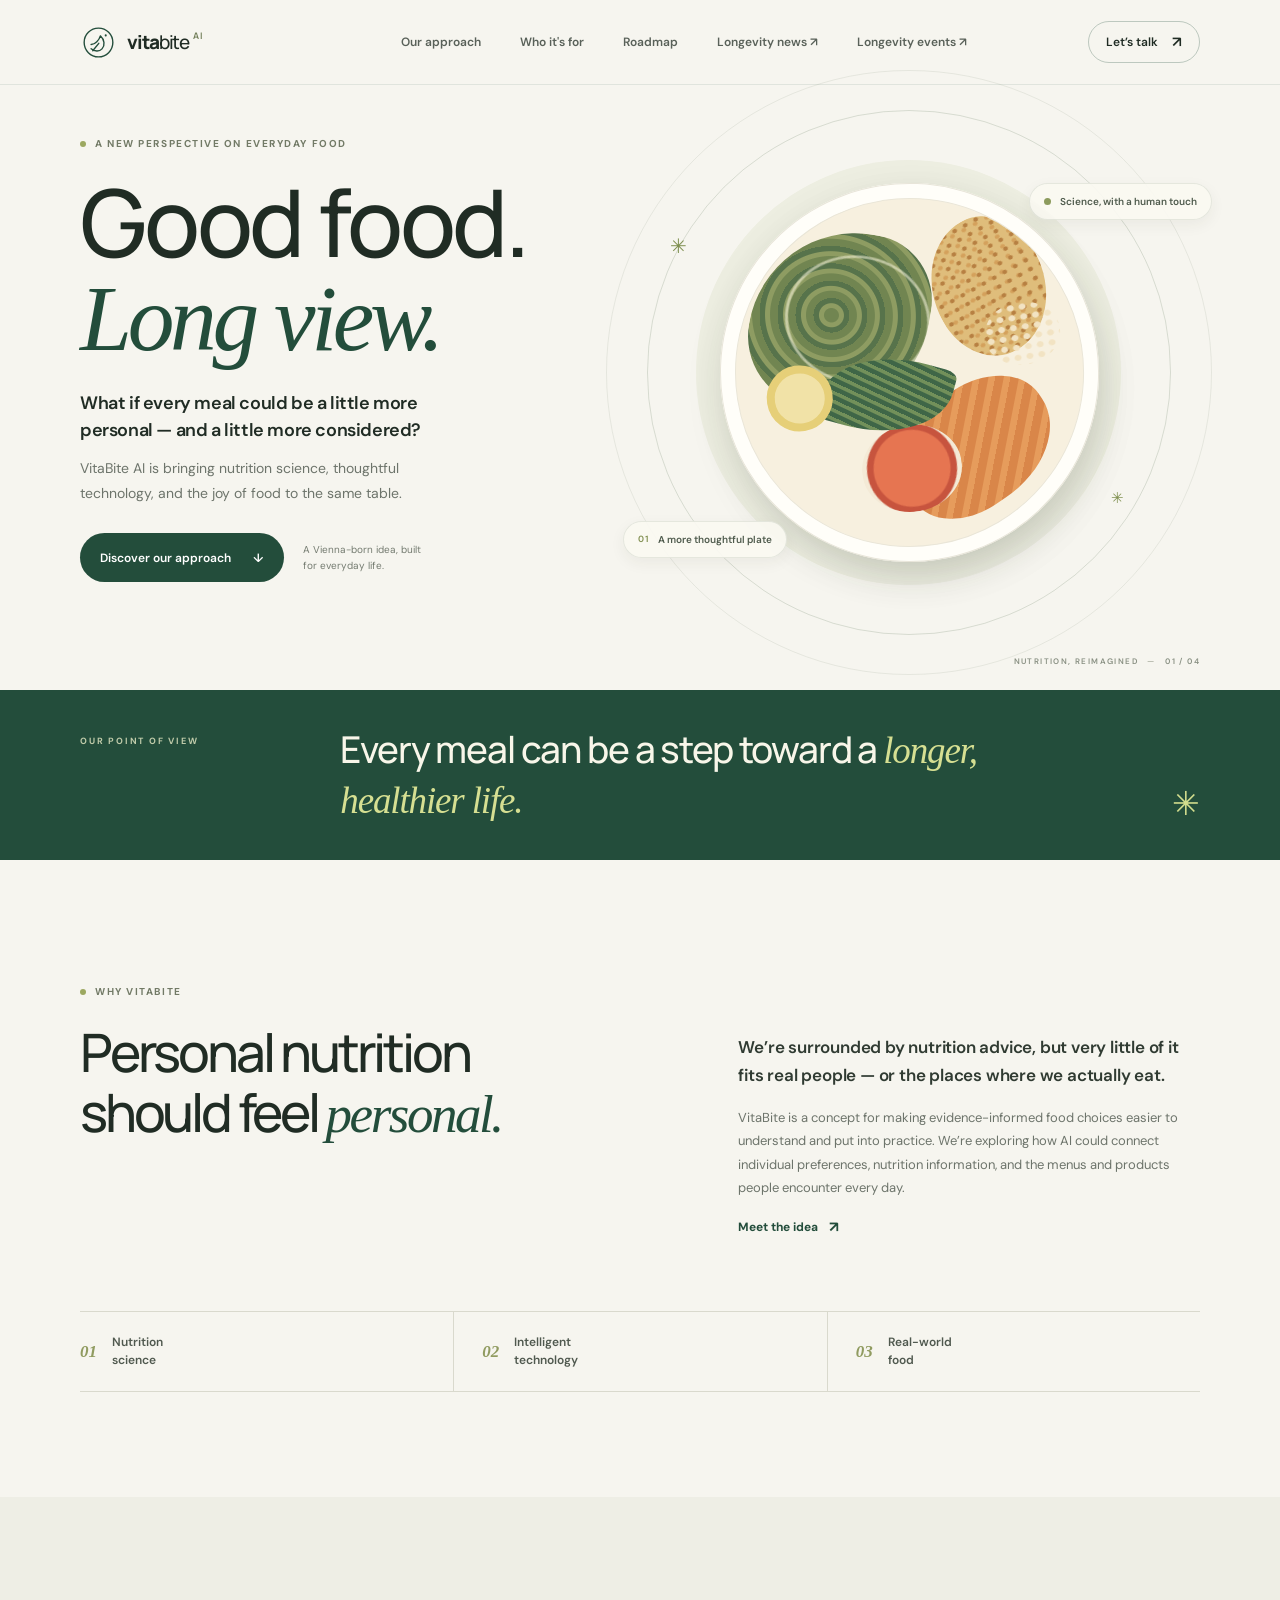
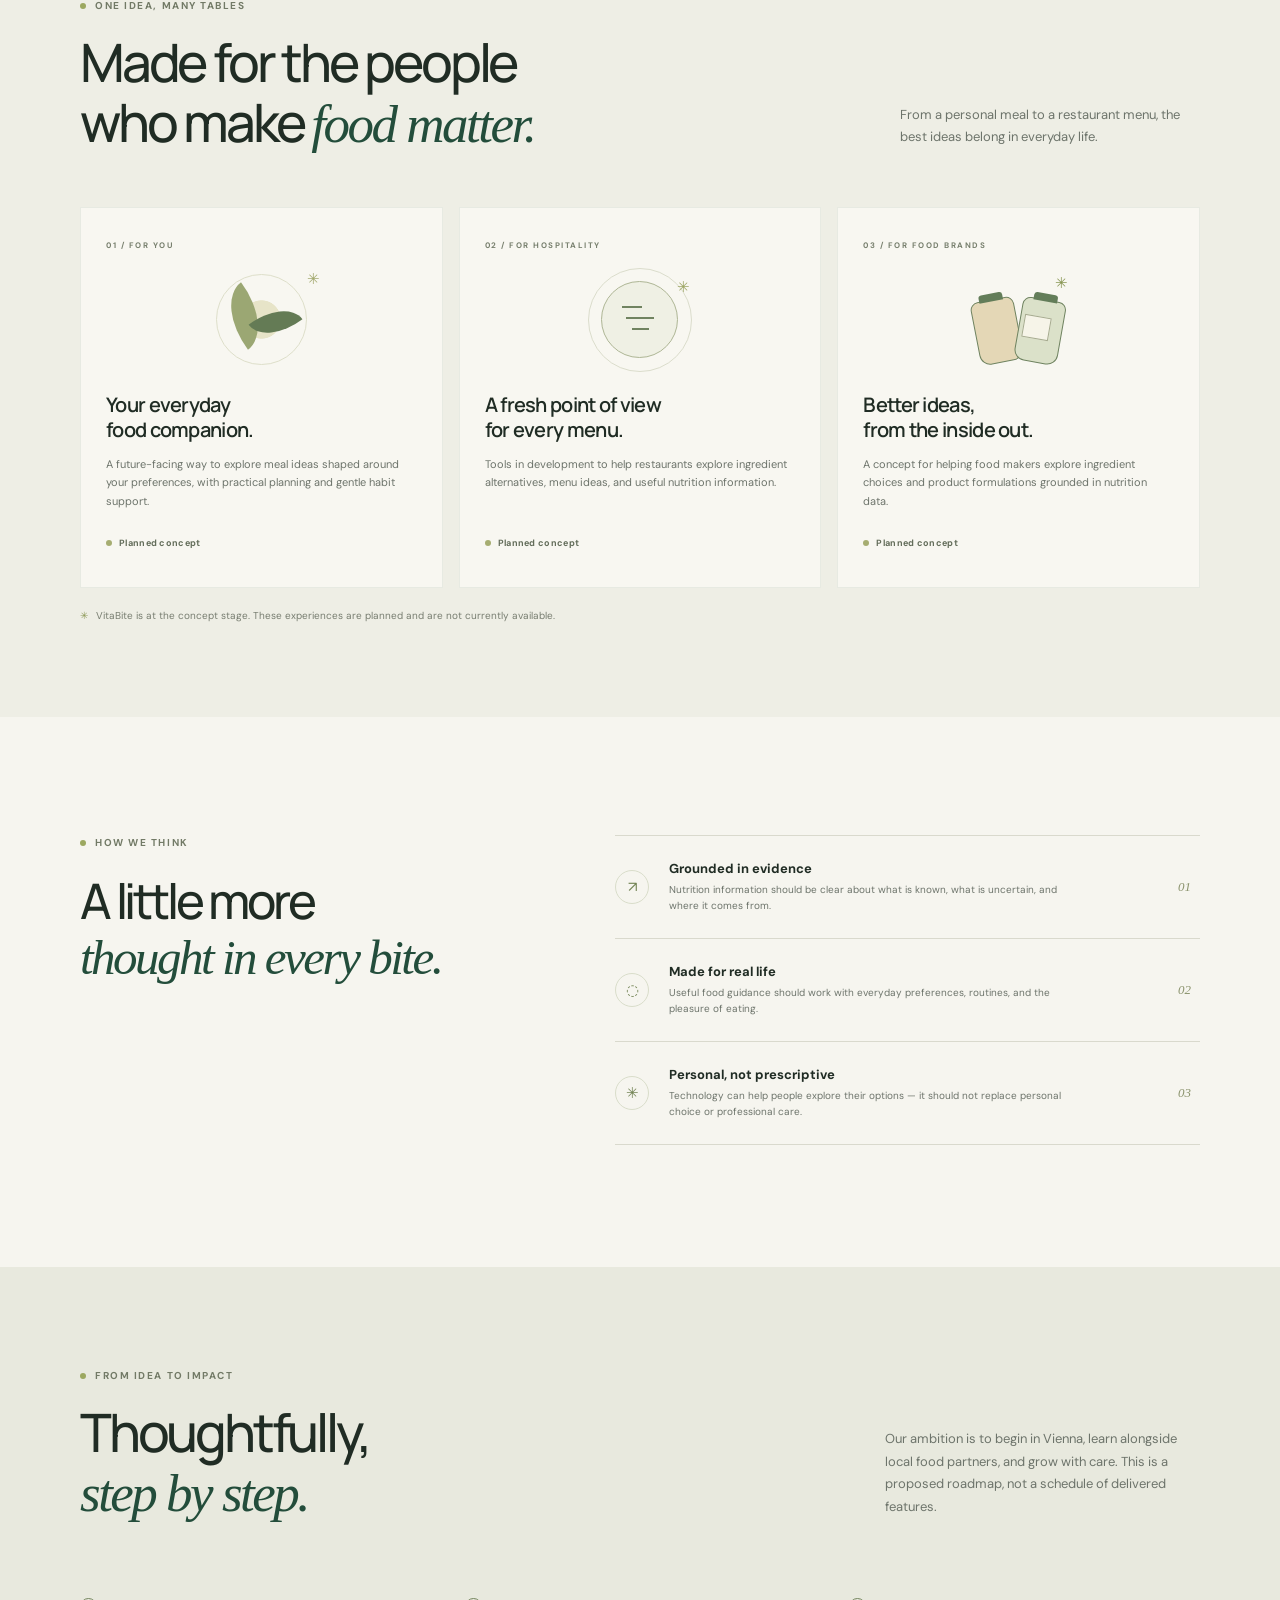
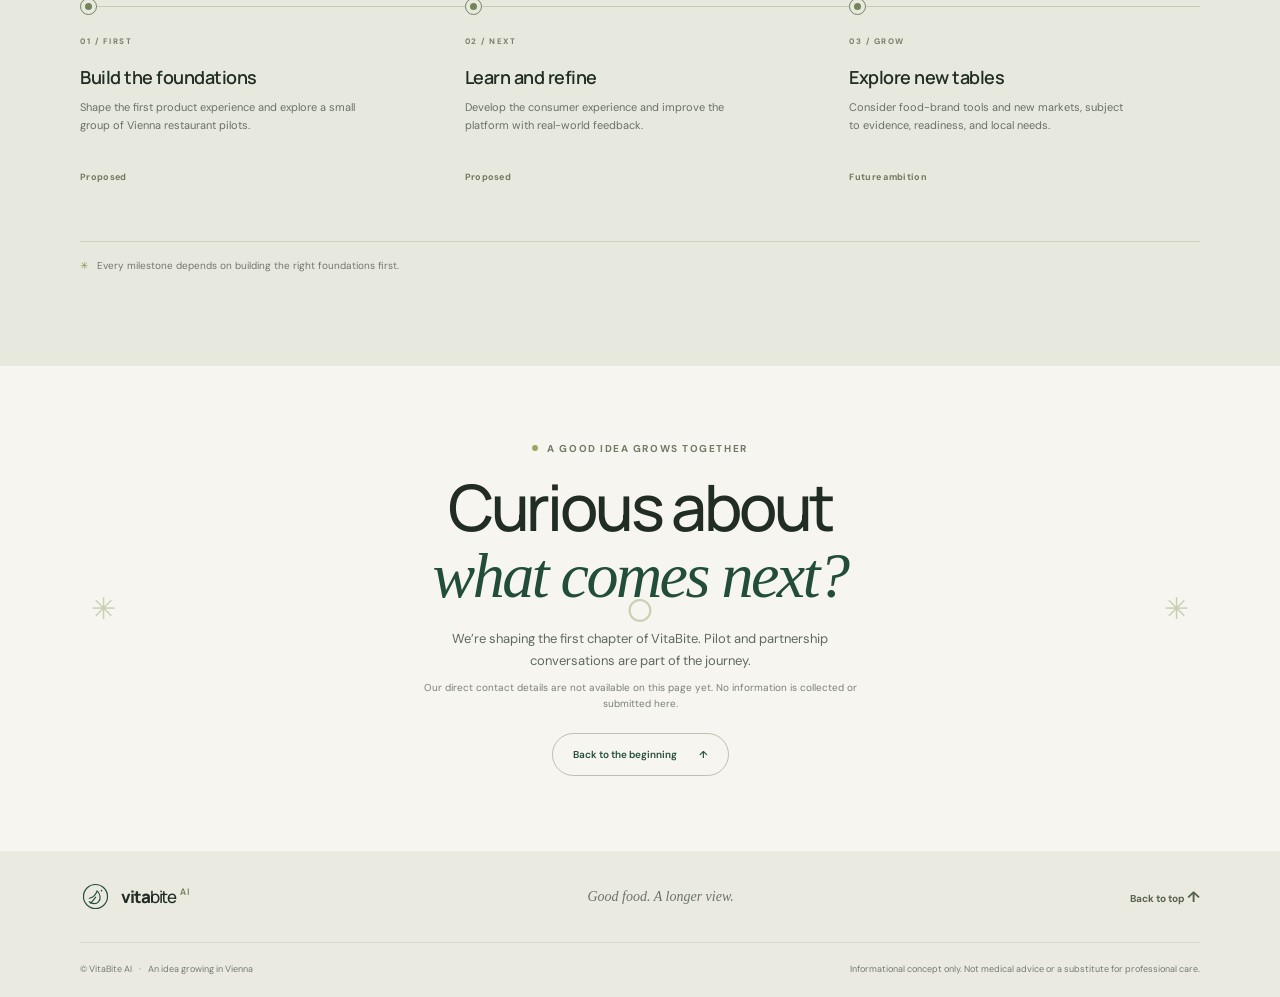
<file: public/index.html>
<!doctype html>
<html lang="en">
  <head>
    <meta charset="utf-8">
    <meta name="viewport" content="width=device-width, initial-scale=1">
    <meta name="theme-color" content="#f6f5ef">
    <meta
      name="description"
      content="VitaBite AI is exploring a more thoughtful connection between longevity science, nutrition, and the food we love."
    >
    <title>VitaBite AI — Good food, considered differently</title>
    <link rel="icon" href="./favicon.svg" type="image/svg+xml">
    <link rel="stylesheet" href="./styles.css">
  </head>
  <body>
    <a class="skip-link" href="#main">Skip to content</a>
    <header class="site-header">
      <div class="shell header-inner">
        <a class="brand" href="#top" aria-label="VitaBite AI home">
          <span class="brand-mark" aria-hidden="true">
            <svg viewBox="0 0 40 40" fill="none">
              <path d="M20 4.5c8.56 0 15.5 6.94 15.5 15.5S28.56 35.5 20 35.5 4.5 28.56 4.5 20 11.44 4.5 20 4.5Z" stroke="currentColor" stroke-width="1.5"/>
              <path d="M12 22.2c4.5-.3 8.7-4.7 10-9.4 4.5 4.2 5.3 10.2 1.8 14.1-2.9 3.2-8.1 3-11.8-.2m8.3-5.8-6.5 8" stroke="currentColor" stroke-width="1.5" stroke-linecap="round" stroke-linejoin="round"/>
              <circle cx="27.8" cy="12.3" r="1.1" fill="currentColor"/>
            </svg>
          </span>
          <span class="brand-name">vita<span>bite</span><small>AI</small></span>
        </a>
        <nav class="primary-nav" aria-label="Main navigation">
          <a href="#approach">Our approach</a>
          <a href="#for">Who it's for</a>
          <a href="#roadmap">Roadmap</a>
          <a href="https://knightkalman.github.io/longevity-hub/news/" target="_blank" rel="noopener noreferrer">Longevity news ↗</a>
          <a href="https://knightkalman.github.io/longevity-hub/events/" target="_blank" rel="noopener noreferrer">Longevity events ↗</a>
        </nav>
        <a class="header-cta" href="#contact">Let’s talk <span aria-hidden="true">↗</span></a>
      </div>
    </header>

    <main id="main">
      <section class="hero shell" id="top" aria-labelledby="hero-title">
        <div class="hero-copy">
          <p class="eyebrow"><span class="eyebrow-dot"></span> A new perspective on everyday food</p>
          <h1 id="hero-title">Good food.<br><em>Long view.</em></h1>
          <p class="hero-lede">What if every meal could be a little more personal — and a little more considered?</p>
          <p class="hero-description">VitaBite AI is bringing nutrition science, thoughtful technology, and the joy of food to the same table.</p>
          <div class="hero-actions">
            <a class="button button-dark" href="#approach">Discover our approach <span aria-hidden="true">↓</span></a>
            <span class="hero-note">A Vienna-born idea, built for everyday life.</span>
          </div>
        </div>
        <div class="hero-art" role="img" aria-label="Illustration of a colorful, balanced meal surrounded by fresh ingredients">
          <div class="art-orbit orbit-one"></div>
          <div class="art-orbit orbit-two"></div>
          <div class="art-caption caption-top"><span class="caption-dot dot-green"></span> Science, with a human touch</div>
          <div class="plate-shadow"></div>
          <div class="plate">
            <div class="plate-rim">
              <div class="food food-greens"></div>
              <div class="food food-grain"></div>
              <div class="food food-orange"></div>
              <div class="food food-tomato"></div>
              <div class="food food-herbs"></div>
              <div class="food food-seeds"></div>
              <div class="food food-lemon"></div>
            </div>
          </div>
          <div class="art-spark spark-one">✳</div>
          <div class="art-spark spark-two">✳</div>
          <div class="art-caption caption-bottom"><span class="caption-number">01</span> A more thoughtful plate</div>
        </div>
        <div class="hero-index" aria-hidden="true">NUTRITION, REIMAGINED <span>—</span> 01 / 04</div>
      </section>

      <section class="manifesto" aria-label="Our vision">
        <div class="shell manifesto-inner">
          <span class="manifesto-label">Our point of view</span>
          <p>Every meal can be a step toward a <em>longer, healthier life.</em></p>
          <span class="manifesto-flower" aria-hidden="true">✳</span>
        </div>
      </section>

      <section class="section approach-section shell" id="approach" aria-labelledby="approach-title">
        <div class="section-heading">
          <p class="eyebrow"><span class="eyebrow-dot"></span> Why VitaBite</p>
          <h2 id="approach-title">Personal nutrition<br>should feel <em>personal.</em></h2>
        </div>
        <div class="approach-copy">
          <p class="lead">We’re surrounded by nutrition advice, but very little of it fits real people — or the places where we actually eat.</p>
          <p>VitaBite is a concept for making evidence-informed food choices easier to understand and put into practice. We’re exploring how AI could connect individual preferences, nutrition information, and the menus and products people encounter every day.</p>
          <a class="text-link" href="#for">Meet the idea <span aria-hidden="true">↗</span></a>
        </div>
        <div class="approach-stats" aria-label="VitaBite's three areas of focus">
          <div><span class="stat-index">01</span><span>Nutrition<br>science</span></div>
          <div><span class="stat-index">02</span><span>Intelligent<br>technology</span></div>
          <div><span class="stat-index">03</span><span>Real-world<br>food</span></div>
        </div>
      </section>

      <section class="audience-section" id="for" aria-labelledby="audience-title">
        <div class="shell">
          <div class="audience-heading">
            <div>
              <p class="eyebrow"><span class="eyebrow-dot"></span> One idea, many tables</p>
              <h2 id="audience-title">Made for the people<br>who make <em>food matter.</em></h2>
            </div>
            <p>From a personal meal to a restaurant menu, the best ideas belong in everyday life.</p>
          </div>
          <div class="audience-grid">
            <article class="audience-card card-consumer">
              <span class="card-number">01 / FOR YOU</span>
              <div class="card-illustration illustration-personal" aria-hidden="true">
                <span class="illustration-sun"></span><span class="illustration-leaf leaf-a"></span><span class="illustration-leaf leaf-b"></span><span class="illustration-seed">✳</span>
              </div>
              <h3>Your everyday<br>food companion.</h3>
              <p>A future-facing way to explore meal ideas shaped around your preferences, with practical planning and gentle habit support.</p>
              <span class="card-status"><span></span> Planned concept</span>
            </article>
            <article class="audience-card card-hospitality">
              <span class="card-number">02 / FOR HOSPITALITY</span>
              <div class="card-illustration illustration-hospitality" aria-hidden="true">
                <span class="menu-circle"></span><span class="menu-line line-a"></span><span class="menu-line line-b"></span><span class="menu-line line-c"></span><span class="menu-spark">✳</span>
              </div>
              <h3>A fresh point of view<br>for every menu.</h3>
              <p>Tools in development to help restaurants explore ingredient alternatives, menu ideas, and useful nutrition information.</p>
              <span class="card-status"><span></span> Planned concept</span>
            </article>
            <article class="audience-card card-brands">
              <span class="card-number">03 / FOR FOOD BRANDS</span>
              <div class="card-illustration illustration-brands" aria-hidden="true">
                <span class="jar jar-back"></span><span class="jar jar-front"></span><span class="jar-label"></span><span class="brand-spark">✳</span>
              </div>
              <h3>Better ideas,<br>from the inside out.</h3>
              <p>A concept for helping food makers explore ingredient choices and product formulations grounded in nutrition data.</p>
              <span class="card-status"><span></span> Planned concept</span>
            </article>
          </div>
          <p class="audience-footnote"><span aria-hidden="true">✳</span> VitaBite is at the concept stage. These experiences are planned and are not currently available.</p>
        </div>
      </section>

      <section class="principles-section shell" aria-labelledby="principles-title">
        <div class="principles-intro">
          <p class="eyebrow"><span class="eyebrow-dot"></span> How we think</p>
          <h2 id="principles-title">A little more<br><em>thought in every bite.</em></h2>
        </div>
        <div class="principle-list">
          <article class="principle">
            <span class="principle-icon" aria-hidden="true">↗</span>
            <div><h3>Grounded in evidence</h3><p>Nutrition information should be clear about what is known, what is uncertain, and where it comes from.</p></div>
            <span class="principle-index">01</span>
          </article>
          <article class="principle">
            <span class="principle-icon" aria-hidden="true">◌</span>
            <div><h3>Made for real life</h3><p>Useful food guidance should work with everyday preferences, routines, and the pleasure of eating.</p></div>
            <span class="principle-index">02</span>
          </article>
          <article class="principle">
            <span class="principle-icon" aria-hidden="true">✳</span>
            <div><h3>Personal, not prescriptive</h3><p>Technology can help people explore their options — it should not replace personal choice or professional care.</p></div>
            <span class="principle-index">03</span>
          </article>
        </div>
      </section>

      <section class="roadmap-section" id="roadmap" aria-labelledby="roadmap-title">
        <div class="shell">
          <div class="roadmap-heading">
            <div>
              <p class="eyebrow"><span class="eyebrow-dot"></span> From idea to impact</p>
              <h2 id="roadmap-title">Thoughtfully,<br><em>step by step.</em></h2>
            </div>
            <p>Our ambition is to begin in Vienna, learn alongside local food partners, and grow with care. This is a proposed roadmap, not a schedule of delivered features.</p>
          </div>
          <ol class="roadmap">
            <li class="roadmap-item">
              <span class="roadmap-marker" aria-hidden="true"></span>
              <span class="roadmap-phase">01 / FIRST</span>
              <h3>Build the foundations</h3>
              <p>Shape the first product experience and explore a small group of Vienna restaurant pilots.</p>
              <span class="roadmap-status">Proposed</span>
            </li>
            <li class="roadmap-item">
              <span class="roadmap-marker" aria-hidden="true"></span>
              <span class="roadmap-phase">02 / NEXT</span>
              <h3>Learn and refine</h3>
              <p>Develop the consumer experience and improve the platform with real-world feedback.</p>
              <span class="roadmap-status">Proposed</span>
            </li>
            <li class="roadmap-item">
              <span class="roadmap-marker" aria-hidden="true"></span>
              <span class="roadmap-phase">03 / GROW</span>
              <h3>Explore new tables</h3>
              <p>Consider food-brand tools and new markets, subject to evidence, readiness, and local needs.</p>
              <span class="roadmap-status">Future ambition</span>
            </li>
          </ol>
          <div class="roadmap-note"><span aria-hidden="true">✳</span> Every milestone depends on building the right foundations first.</div>
        </div>
      </section>

      <section class="contact-section shell" id="contact" aria-labelledby="contact-title">
        <div class="contact-decoration" aria-hidden="true"><span>✳</span><span>○</span><span>✳</span></div>
        <p class="eyebrow"><span class="eyebrow-dot"></span> A good idea grows together</p>
        <h2 id="contact-title">Curious about<br><em>what comes next?</em></h2>
        <p class="contact-copy">We’re shaping the first chapter of VitaBite. Pilot and partnership conversations are part of the journey.</p>
        <p class="contact-note">Our direct contact details are not available on this page yet. No information is collected or submitted here.</p>
        <a class="button button-light" href="#top">Back to the beginning <span aria-hidden="true">↑</span></a>
      </section>
    </main>

    <footer class="site-footer">
      <div class="shell footer-main">
        <a class="brand footer-brand" href="#top" aria-label="VitaBite AI, back to top">
          <span class="brand-mark" aria-hidden="true">
            <svg viewBox="0 0 40 40" fill="none">
              <path d="M20 4.5c8.56 0 15.5 6.94 15.5 15.5S28.56 35.5 20 35.5 4.5 28.56 4.5 20 11.44 4.5 20 4.5Z" stroke="currentColor" stroke-width="1.5"/>
              <path d="M12 22.2c4.5-.3 8.7-4.7 10-9.4 4.5 4.2 5.3 10.2 1.8 14.1-2.9 3.2-8.1 3-11.8-.2m8.3-5.8-6.5 8" stroke="currentColor" stroke-width="1.5" stroke-linecap="round" stroke-linejoin="round"/>
              <circle cx="27.8" cy="12.3" r="1.1" fill="currentColor"/>
            </svg>
          </span>
          <span class="brand-name">vita<span>bite</span><small>AI</small></span>
        </a>
        <p>Good food. A longer view.</p>
        <a class="footer-top" href="#top">Back to top <span aria-hidden="true">↑</span></a>
      </div>
      <div class="shell footer-bottom">
        <p>© VitaBite AI <span aria-hidden="true">·</span> An idea growing in Vienna</p>
        <p class="disclaimer">Informational concept only. Not medical advice or a substitute for professional care.</p>
      </div>
    </footer>
  </body>
</html>
</file>
<file: public/styles.css>
@import url("https://fonts.googleapis.com/css2?family=DM+Sans:wght@400;500;600;700&family=Manrope:wght@400;500;600;700;800&display=swap");

:root {
  color-scheme: light;
  --paper: #f6f5ef;
  --paper-deep: #eeede3;
  --ink: #202c24;
  --forest: #234d3b;
  --forest-dark: #1d3f31;
  --moss: #74805b;
  --lime: #d6df92;
  --muted: #6d746b;
  --line: #d9d9cd;
  --serif: Georgia, "Times New Roman", serif;
  --sans: "DM Sans", "Avenir Next", Avenir, sans-serif;
  --display: "Manrope", "Avenir Next", Avenir, sans-serif;
}

* {
  box-sizing: border-box;
}

html {
  scroll-behavior: smooth;
  scroll-padding-top: 90px;
}

body {
  margin: 0;
  background: var(--paper);
  color: var(--ink);
  font-family: var(--sans);
  font-size: 15px;
  -webkit-font-smoothing: antialiased;
}

a {
  color: inherit;
  text-decoration: none;
}

a:focus-visible {
  outline: 2px solid #9b6a26;
  outline-offset: 5px;
}

.shell {
  width: min(1120px, calc(100% - 96px));
  margin-inline: auto;
}

.skip-link {
  position: absolute;
  z-index: 10;
  top: 12px;
  left: 12px;
  padding: 12px 16px;
  transform: translateY(-160%);
  background: var(--forest-dark);
  color: #fff;
}

.skip-link:focus {
  transform: translateY(0);
}

.site-header {
  position: relative;
  z-index: 2;
  border-bottom: 1px solid rgba(35, 77, 59, 0.1);
}

.header-inner {
  display: flex;
  height: 84px;
  align-items: center;
  justify-content: space-between;
}

.brand {
  display: inline-flex;
  align-items: center;
  gap: 10px;
  flex-shrink: 0;
}

.brand-mark {
  display: grid;
  width: 37px;
  height: 37px;
  color: var(--forest);
  place-items: center;
}

.brand-mark svg {
  width: 100%;
}

.brand-name {
  font-family: var(--display);
  font-size: 19px;
  font-weight: 800;
  letter-spacing: -1.1px;
}

.brand-name > span {
  font-weight: 500;
}

.brand-name small {
  margin-left: 4px;
  color: var(--moss);
  font-size: 9px;
  font-weight: 700;
  letter-spacing: 1px;
  vertical-align: top;
}

.primary-nav {
  display: flex;
  align-items: center;
  gap: 39px;
  margin-left: 76px;
}

.primary-nav a,
.header-cta {
  font-size: 12px;
  font-weight: 600;
  transition: color 160ms ease;
}

.primary-nav a {
  color: #596159;
}

.primary-nav a:hover,
.header-cta:hover,
.footer-top:hover {
  color: #87954f;
}

.header-cta {
  display: inline-flex;
  min-height: 42px;
  align-items: center;
  gap: 14px;
  padding: 0 17px;
  border: 1px solid rgba(35, 77, 59, 0.27);
  border-radius: 99px;
}

.header-cta span,
.text-link span,
.footer-top span {
  font-size: 15px;
}

.hero {
  position: relative;
  display: grid;
  min-height: 605px;
  grid-template-columns: 0.96fr 1.04fr;
  align-items: center;
  padding-top: 26px;
  padding-bottom: 56px;
}

.hero-copy {
  position: relative;
  z-index: 1;
  padding-bottom: 27px;
}

.eyebrow {
  display: flex;
  align-items: center;
  gap: 9px;
  margin: 0 0 24px;
  color: #727a66;
  font-size: 10px;
  font-weight: 700;
  letter-spacing: 1.55px;
  line-height: 1.5;
  text-transform: uppercase;
}

.eyebrow-dot {
  width: 6px;
  height: 6px;
  flex: 0 0 6px;
  border-radius: 50%;
  background: #9ca860;
}

h1,
h2,
h3,
p {
  margin-top: 0;
}

h1,
h2 {
  font-family: var(--display);
  font-weight: 500;
  letter-spacing: -3.2px;
}

h1 {
  margin-bottom: 25px;
  font-size: clamp(64px, 7.3vw, 94px);
  line-height: 0.99;
}

h1 em,
h2 em {
  color: var(--forest);
  font-family: var(--serif);
  font-weight: 400;
  letter-spacing: -4.3px;
}

.hero-lede {
  max-width: 395px;
  margin-bottom: 12px;
  font-size: 18px;
  font-weight: 600;
  letter-spacing: -0.4px;
  line-height: 1.5;
}

.hero-description {
  max-width: 380px;
  margin-bottom: 28px;
  color: var(--muted);
  font-size: 14px;
  line-height: 1.75;
}

.hero-actions {
  display: flex;
  align-items: center;
  gap: 19px;
}

.button {
  display: inline-flex;
  min-height: 49px;
  align-items: center;
  justify-content: center;
  gap: 22px;
  padding: 0 20px;
  border-radius: 99px;
  font-size: 12px;
  font-weight: 600;
  transition: transform 160ms ease, background 160ms ease;
}

.button:hover {
  transform: translateY(-2px);
}

.button-dark {
  background: var(--forest);
  color: #fff;
}

.button-dark:hover {
  background: var(--forest-dark);
}

.hero-note {
  max-width: 125px;
  color: #747b70;
  font-size: 10px;
  line-height: 1.55;
}

.hero-art {
  position: relative;
  display: grid;
  width: 100%;
  min-height: 500px;
  place-items: center;
  isolation: isolate;
}

.hero-art::before {
  position: absolute;
  z-index: -2;
  width: min(83%, 425px);
  aspect-ratio: 1;
  border-radius: 50%;
  background: #edeee1;
  content: "";
}

.art-orbit {
  position: absolute;
  z-index: -1;
  width: 90%;
  aspect-ratio: 1;
  border: 1px solid rgba(76, 102, 70, 0.18);
  border-radius: 50%;
}

.orbit-two {
  width: 104%;
  border-color: rgba(76, 102, 70, 0.1);
}

.plate-shadow {
  position: absolute;
  width: 62%;
  aspect-ratio: 1;
  transform: translate(8px, 16px);
  border-radius: 50%;
  background: rgba(42, 46, 29, 0.13);
  filter: blur(19px);
}

.plate {
  display: grid;
  width: 65%;
  aspect-ratio: 1;
  padding: 15px;
  border-radius: 50%;
  background: #fffef9;
  box-shadow: 0 15px 38px rgba(44, 50, 36, 0.1), inset 0 0 0 1px #e8e5d9;
  place-items: center;
  transform: rotate(-9deg);
}

.plate-rim {
  position: relative;
  width: 100%;
  height: 100%;
  overflow: hidden;
  border: 1px solid #eae6d8;
  border-radius: 50%;
  background: #f7f0df;
}

.food {
  position: absolute;
  border-radius: 50%;
}

.food-greens {
  top: 6%;
  left: 7%;
  width: 51%;
  height: 52%;
  transform: rotate(19deg);
  border-radius: 61% 37% 57% 40%;
  background:
    radial-gradient(ellipse at 60% 48%, transparent 0 46%, rgba(248, 245, 220, 0.56) 47% 48%, transparent 49%),
    repeating-radial-gradient(ellipse at 45% 48%, #718551 0 7px, #8e9c62 8px 12px, #57734b 13px 18px);
}

.food-grain {
  top: 9%;
  right: 7%;
  width: 33%;
  height: 40%;
  transform: rotate(-20deg);
  border-radius: 57% 43% 56% 44%;
  background:
    radial-gradient(ellipse, #b78042 0 2px, transparent 3px) 0 0 / 12px 10px,
    radial-gradient(ellipse, #d4a15c 0 2px, transparent 3px) 4px 3px / 13px 11px,
    #dfbd7b;
}

.food-orange {
  right: 11%;
  bottom: 9%;
  width: 47%;
  height: 34%;
  transform: rotate(-25deg);
  border-radius: 60% 45% 55% 42%;
  background: repeating-linear-gradient(135deg, #d98649 0 8px, #e69c5c 9px 15px);
}

.food-tomato {
  right: 39%;
  bottom: 10%;
  width: 29%;
  height: 25%;
  background:
    radial-gradient(circle at 50% 50%, #e67551 0 57%, #c7543e 59% 67%, transparent 69%),
    #f4ead6;
}

.food-herbs {
  top: 44%;
  left: 24%;
  width: 37%;
  height: 23%;
  transform: rotate(24deg);
  border-radius: 75% 10%;
  background: repeating-linear-gradient(10deg, #3f6647 0 4px, #72905a 5px 8px);
}

.food-seeds {
  top: 35%;
  right: 5%;
  width: 22%;
  height: 18%;
  background: radial-gradient(ellipse, #f2e3c3 0 3px, transparent 4px) 0 0 / 12px 10px;
}

.food-lemon {
  top: 43%;
  left: 8%;
  width: 19%;
  height: 19%;
  border: 8px solid #e6cf78;
  background: #f1e2a7;
}

.art-caption {
  position: absolute;
  display: inline-flex;
  align-items: center;
  gap: 9px;
  padding: 11px 14px;
  border: 1px solid rgba(41, 70, 48, 0.1);
  border-radius: 99px;
  background: rgba(250, 249, 241, 0.92);
  color: #4f5b4d;
  font-size: 10px;
  font-weight: 600;
  box-shadow: 0 5px 15px rgba(48, 58, 41, 0.06);
}

.caption-top {
  top: 12%;
  right: -2%;
}

.caption-bottom {
  bottom: 13%;
  left: 1%;
}

.caption-dot {
  width: 7px;
  height: 7px;
  border-radius: 50%;
}

.dot-green {
  background: #8c9b5d;
}

.caption-number {
  color: #829052;
  font-size: 9px;
  letter-spacing: 1px;
}

.art-spark {
  position: absolute;
  color: #7e8f4e;
  font-size: 20px;
}

.spark-one {
  top: 22%;
  left: 9%;
}

.spark-two {
  right: 13%;
  bottom: 23%;
  font-size: 15px;
}

.hero-index {
  position: absolute;
  right: 0;
  bottom: 24px;
  color: #899083;
  font-size: 8px;
  font-weight: 600;
  letter-spacing: 1.4px;
}

.hero-index span {
  margin-inline: 6px;
  color: #b0b3a5;
}

.manifesto {
  overflow: hidden;
  background: var(--forest);
  color: #f8f6e9;
}

.manifesto-inner {
  position: relative;
  display: flex;
  min-height: 165px;
  align-items: center;
  justify-content: space-between;
  gap: 28px;
  padding-block: 35px;
}

.manifesto-label {
  align-self: flex-start;
  padding-top: 10px;
  color: #c0cbaa;
  font-size: 9px;
  font-weight: 700;
  letter-spacing: 1.8px;
  text-transform: uppercase;
}

.manifesto p {
  max-width: 690px;
  margin: 0 auto;
  font-family: var(--display);
  font-size: clamp(22px, 3.1vw, 37px);
  font-weight: 500;
  letter-spacing: -1.15px;
  line-height: 1.33;
}

.manifesto p em {
  color: var(--lime);
  font-family: var(--serif);
  font-weight: 400;
}

.manifesto-flower {
  align-self: flex-end;
  color: #d1dc8d;
  font-size: 33px;
}

.section {
  display: grid;
  grid-template-columns: 1fr 0.9fr;
  column-gap: 13%;
}

.approach-section {
  padding-top: 124px;
  padding-bottom: 105px;
}

.section-heading h2,
.audience-heading h2,
.principles-intro h2,
.roadmap-heading h2,
.contact-section h2 {
  margin-bottom: 0;
  font-size: clamp(39px, 4.3vw, 53px);
  line-height: 1.12;
}

.section-heading h2 em,
.audience-heading h2 em,
.principles-intro h2 em,
.roadmap-heading h2 em,
.contact-section h2 em {
  letter-spacing: -2.5px;
}

.approach-copy {
  padding-top: 50px;
}

.approach-copy p {
  color: var(--muted);
  font-size: 13px;
  line-height: 1.8;
}

.approach-copy .lead {
  margin-bottom: 17px;
  color: #303b32;
  font-size: 17px;
  font-weight: 600;
  letter-spacing: -0.2px;
  line-height: 1.6;
}

.text-link {
  display: inline-flex;
  align-items: center;
  gap: 11px;
  margin-top: 5px;
  color: var(--forest);
  font-size: 12px;
  font-weight: 700;
}

.approach-stats {
  display: grid;
  grid-column: 1 / -1;
  grid-template-columns: repeat(3, 1fr);
  margin-top: 74px;
  border-top: 1px solid var(--line);
}

.approach-stats > div {
  display: flex;
  min-height: 80px;
  align-items: center;
  gap: 15px;
  border-bottom: 1px solid var(--line);
  color: #50594f;
  font-size: 12px;
  font-weight: 600;
  line-height: 1.45;
}

.approach-stats > div + div {
  padding-left: 28px;
  border-left: 1px solid var(--line);
}

.stat-index {
  color: #909b60;
  font-family: var(--serif);
  font-size: 17px;
  font-style: italic;
}

.audience-section {
  padding-block: 101px 93px;
  background: #eeeee5;
}

.audience-heading,
.roadmap-heading {
  display: flex;
  align-items: flex-end;
  justify-content: space-between;
  gap: 50px;
}

.audience-heading .eyebrow,
.roadmap-heading .eyebrow {
  margin-bottom: 20px;
}

.audience-heading > p,
.roadmap-heading > p {
  max-width: 300px;
  margin-bottom: 5px;
  color: var(--muted);
  font-size: 13px;
  line-height: 1.75;
}

.audience-grid {
  display: grid;
  grid-template-columns: repeat(3, 1fr);
  gap: 16px;
  margin-top: 53px;
}

.audience-card {
  position: relative;
  min-height: 381px;
  padding: 25px 25px 23px;
  overflow: hidden;
  border: 1px solid rgba(35, 77, 59, 0.08);
  background: #f8f7f1;
}

.card-number {
  color: #777f6d;
  font-size: 8px;
  font-weight: 700;
  letter-spacing: 1.5px;
}

.card-illustration {
  position: relative;
  display: grid;
  height: 123px;
  margin-block: 5px 12px;
  place-items: center;
}

.illustration-sun {
  width: 91px;
  height: 91px;
  border: 1px solid #dedfca;
  border-radius: 50%;
  background: radial-gradient(circle, #e7e4c8 0 30%, transparent 31%);
}

.illustration-leaf {
  position: absolute;
  width: 35px;
  height: 58px;
  border-radius: 100% 0 100% 0;
  background: #9ba773;
}

.leaf-a {
  transform: translate(-17px, -4px) rotate(-37deg);
}

.leaf-b {
  transform: translate(14px, 2px) rotate(53deg) scale(0.8);
  background: #647b55;
}

.illustration-seed {
  position: absolute;
  top: 11px;
  right: 31%;
  color: #a2a86d;
  font-size: 15px;
}

.illustration-hospitality::before {
  position: absolute;
  width: 102px;
  height: 102px;
  border: 1px solid #dbddcc;
  border-radius: 50%;
  content: "";
}

.menu-circle {
  width: 77px;
  height: 77px;
  border: 1px solid #aeb695;
  border-radius: 50%;
  background: #eff0e4;
}

.menu-line {
  position: absolute;
  left: calc(50% - 14px);
  width: 28px;
  height: 2px;
  background: #708360;
}

.line-a {
  top: 48px;
  width: 20px;
  transform: translateX(-4px);
}

.line-b {
  top: 59px;
}

.line-c {
  top: 70px;
  width: 17px;
  transform: translateX(6px);
}

.menu-spark {
  position: absolute;
  top: 19px;
  right: 34%;
  color: #9ca563;
}

.jar {
  position: absolute;
  bottom: 18px;
  width: 44px;
  height: 64px;
  border: 1px solid #6f8360;
  border-radius: 8px 8px 11px 11px;
  background: #dbe1c9;
}

.jar::before {
  position: absolute;
  top: -7px;
  left: 9px;
  width: 24px;
  height: 8px;
  border-radius: 3px 3px 0 0;
  background: #637d59;
  content: "";
}

.jar-back {
  left: calc(50% - 44px);
  transform: rotate(-11deg);
  background: #e4d7b6;
}

.jar-front {
  z-index: 1;
  left: calc(50% - 1px);
  transform: rotate(10deg);
}

.jar-label {
  position: absolute;
  top: 58px;
  left: calc(50% + 4px);
  z-index: 2;
  width: 27px;
  height: 23px;
  border: 1px solid #a6ab8f;
  background: #f6f4e8;
  transform: rotate(10deg);
}

.brand-spark {
  position: absolute;
  top: 15px;
  right: 34%;
  color: #879552;
}

.audience-card h3 {
  margin-bottom: 12px;
  font-family: var(--display);
  font-size: 20px;
  font-weight: 600;
  letter-spacing: -0.7px;
  line-height: 1.24;
}

.audience-card > p {
  min-height: 62px;
  margin-bottom: 14px;
  color: var(--muted);
  font-size: 11px;
  line-height: 1.7;
}

.card-status {
  display: inline-flex;
  align-items: center;
  gap: 7px;
  color: #626c59;
  font-size: 9px;
  font-weight: 700;
  letter-spacing: 0.3px;
}

.card-status > span {
  width: 6px;
  height: 6px;
  border-radius: 50%;
  background: #a6ad71;
}

.audience-footnote {
  margin: 20px 0 0;
  color: #777d70;
  font-size: 10px;
  line-height: 1.6;
}

.audience-footnote span {
  margin-right: 5px;
  color: #8c9857;
}

.principles-section {
  display: grid;
  grid-template-columns: 0.8fr 1.2fr;
  gap: 13%;
  padding-block: 118px 122px;
}

.principles-intro h2 {
  font-size: clamp(37px, 4vw, 49px);
}

.principle-list {
  border-top: 1px solid var(--line);
}

.principle {
  display: grid;
  min-height: 103px;
  grid-template-columns: 38px 1fr 22px;
  align-items: center;
  gap: 16px;
  border-bottom: 1px solid var(--line);
}

.principle-icon {
  display: grid;
  width: 34px;
  height: 34px;
  border: 1px solid #d9ddca;
  border-radius: 50%;
  color: #728354;
  font-size: 15px;
  place-items: center;
}

.principle h3 {
  margin-bottom: 5px;
  font-size: 13px;
  font-weight: 700;
}

.principle p {
  max-width: 395px;
  margin: 0;
  color: var(--muted);
  font-size: 10px;
  line-height: 1.65;
}

.principle-index {
  color: #8c946e;
  font-family: var(--serif);
  font-size: 13px;
  font-style: italic;
}

.roadmap-section {
  padding-block: 101px 94px;
  background: #e8e9de;
}

.roadmap-heading > p {
  max-width: 315px;
}

.roadmap {
  position: relative;
  display: grid;
  grid-template-columns: repeat(3, 1fr);
  gap: 34px;
  margin: 74px 0 0;
  padding: 0;
  list-style: none;
}

.roadmap::before {
  position: absolute;
  top: 8px;
  right: 0;
  left: 0;
  height: 1px;
  background: #c6cbb5;
  content: "";
}

.roadmap-item {
  position: relative;
  padding-top: 31px;
}

.roadmap-marker {
  position: absolute;
  top: 0;
  left: 0;
  width: 17px;
  height: 17px;
  border: 1px solid #73845c;
  border-radius: 50%;
  background: #e8e9de;
}

.roadmap-marker::after {
  position: absolute;
  inset: 4px;
  border-radius: 50%;
  background: #73845c;
  content: "";
}

.roadmap-phase {
  color: #757f66;
  font-size: 8px;
  font-weight: 700;
  letter-spacing: 1.5px;
}

.roadmap-item h3 {
  margin: 16px 0 9px;
  font-family: var(--display);
  font-size: 18px;
  font-weight: 600;
  letter-spacing: -0.5px;
}

.roadmap-item p {
  max-width: 275px;
  min-height: 54px;
  margin-bottom: 13px;
  color: #687066;
  font-size: 11px;
  line-height: 1.7;
}

.roadmap-status {
  color: #71795e;
  font-size: 9px;
  font-weight: 700;
  letter-spacing: 0.3px;
}

.roadmap-note {
  display: flex;
  align-items: center;
  gap: 9px;
  margin-top: 56px;
  padding-top: 17px;
  border-top: 1px solid #cbd0bf;
  color: #70786a;
  font-size: 10px;
}

.roadmap-note span {
  color: #89945b;
}

.contact-section {
  position: relative;
  display: flex;
  min-height: 432px;
  flex-direction: column;
  align-items: center;
  justify-content: center;
  padding-block: 75px;
  text-align: center;
}

.contact-section .eyebrow {
  justify-content: center;
  margin-bottom: 18px;
}

.contact-section h2 {
  font-size: clamp(43px, 5.3vw, 64px);
  line-height: 1.04;
}

.contact-copy {
  max-width: 420px;
  margin: 18px 0 8px;
  color: #5f695e;
  font-size: 13px;
  line-height: 1.7;
}

.contact-note {
  max-width: 440px;
  margin-bottom: 21px;
  color: #7b8177;
  font-size: 10px;
  line-height: 1.6;
}

.button-light {
  min-height: 43px;
  border: 1px solid #bac1ab;
  color: var(--forest);
  font-size: 10px;
}

.button-light:hover {
  background: #ebece1;
}

.contact-decoration {
  position: absolute;
  top: 50%;
  right: 1%;
  left: 1%;
  z-index: -1;
  display: flex;
  align-items: center;
  justify-content: space-between;
  color: #c9d0b2;
  font-size: 30px;
  transform: translateY(-50%);
}

.contact-decoration span:nth-child(2) {
  font-size: 52px;
}

.site-footer {
  background: #eaeae0;
}

.footer-main {
  display: flex;
  min-height: 92px;
  align-items: center;
  justify-content: space-between;
  border-bottom: 1px solid #d6d8cc;
}

.footer-brand .brand-mark {
  width: 31px;
  height: 31px;
}

.footer-brand .brand-name {
  font-size: 17px;
}

.footer-main > p {
  margin: 0;
  color: #6c7468;
  font-family: var(--serif);
  font-size: 14px;
  font-style: italic;
}

.footer-top {
  color: #57634f;
  font-size: 10px;
  font-weight: 700;
}

.footer-bottom {
  display: flex;
  min-height: 54px;
  align-items: center;
  justify-content: space-between;
  gap: 20px;
}

.footer-bottom p {
  margin: 0;
  color: #747b70;
  font-size: 9px;
  line-height: 1.5;
}

.footer-bottom p:first-child span {
  padding-inline: 5px;
}

@media (min-width: 1440px) {
  .hero {
    min-height: 660px;
  }
}

@media (max-width: 900px) {
  .shell {
    width: min(100% - 64px, 720px);
  }

  .primary-nav {
    gap: 21px;
    margin-left: 0;
  }

  .hero {
    min-height: 545px;
    grid-template-columns: 1.02fr 0.98fr;
  }

  .hero-art {
    min-height: 405px;
  }

  .caption-top {
    right: -6%;
  }

  .section {
    column-gap: 8%;
  }

  .audience-card {
    padding-inline: 19px;
  }

  .principles-section {
    gap: 8%;
  }
}

@media (max-width: 680px) {
  html {
    scroll-padding-top: 20px;
  }

  .shell {
    width: calc(100% - 40px);
  }

  .header-inner {
    height: auto;
    min-height: 74px;
    flex-wrap: wrap;
    row-gap: 12px;
    padding-block: 13px;
  }

  .brand-mark {
    width: 33px;
    height: 33px;
  }

  .brand-name {
    font-size: 18px;
  }

  .header-cta {
    min-height: 36px;
    padding-inline: 13px;
    font-size: 10px;
  }

  .primary-nav {
    order: 3;
    width: 100%;
    justify-content: space-between;
    gap: 14px;
    padding: 5px 0 1px;
  }

  .primary-nav a {
    font-size: 10px;
  }

  .hero {
    min-height: 0;
    grid-template-columns: 1fr;
    padding-top: 65px;
    padding-bottom: 58px;
  }

  .hero-copy {
    padding-bottom: 0;
  }

  .eyebrow {
    margin-bottom: 19px;
    font-size: 9px;
  }

  h1 {
    margin-bottom: 20px;
    font-size: clamp(65px, 17vw, 90px);
    letter-spacing: -3px;
  }

  .hero-lede {
    max-width: 420px;
    font-size: 16px;
  }

  .hero-description {
    max-width: 420px;
    font-size: 13px;
  }

  .hero-actions {
    gap: 13px;
  }

  .button {
    min-height: 45px;
    gap: 12px;
    padding-inline: 16px;
    font-size: 10px;
  }

  .hero-note {
    max-width: 110px;
    font-size: 9px;
  }

  .hero-art {
    width: min(100%, 430px);
    min-height: 365px;
    margin: 17px auto 0;
  }

  .caption-top {
    top: 8%;
    right: 0;
  }

  .caption-bottom {
    bottom: 8%;
    left: 0;
  }

  .art-caption {
    padding: 9px 11px;
    font-size: 9px;
  }

  .hero-index {
    bottom: 19px;
    font-size: 7px;
  }

  .manifesto-inner {
    min-height: 145px;
    gap: 13px;
    padding-block: 28px;
  }

  .manifesto-label {
    min-width: 75px;
    font-size: 8px;
    letter-spacing: 1px;
  }

  .manifesto p {
    font-size: clamp(20px, 5.5vw, 28px);
  }

  .manifesto-flower {
    font-size: 24px;
  }

  .section {
    grid-template-columns: 1fr;
  }

  .approach-section {
    padding-block: 78px 71px;
  }

  .section-heading h2,
  .audience-heading h2,
  .principles-intro h2,
  .roadmap-heading h2 {
    font-size: clamp(37px, 10vw, 48px);
    letter-spacing: -2.6px;
  }

  .section-heading h2 em,
  .audience-heading h2 em,
  .principles-intro h2 em,
  .roadmap-heading h2 em,
  .contact-section h2 em {
    letter-spacing: -2.5px;
  }

  .approach-copy {
    padding-top: 28px;
  }

  .approach-copy .lead {
    font-size: 15px;
  }

  .approach-copy p {
    font-size: 12px;
  }

  .approach-stats {
    margin-top: 38px;
  }

  .approach-stats > div {
    min-height: 75px;
    gap: 8px;
    font-size: 9px;
  }

  .approach-stats > div + div {
    padding-left: 10px;
  }

  .stat-index {
    font-size: 14px;
  }

  .audience-section {
    padding-block: 76px 63px;
  }

  .audience-heading,
  .roadmap-heading {
    display: block;
  }

  .audience-heading > p,
  .roadmap-heading > p {
    margin-top: 22px;
    font-size: 12px;
  }

  .audience-grid {
    grid-template-columns: 1fr;
    gap: 12px;
    margin-top: 34px;
  }

  .audience-card {
    min-height: 0;
    padding: 22px;
  }

  .card-illustration {
    height: 112px;
    margin-block: 0 6px;
  }

  .audience-card h3 br {
    display: none;
  }

  .audience-card > p {
    min-height: 0;
    max-width: 380px;
    font-size: 11px;
  }

  .principles-section {
    grid-template-columns: 1fr;
    gap: 32px;
    padding-block: 78px 80px;
  }

  .principle {
    min-height: 98px;
    grid-template-columns: 34px 1fr 18px;
    gap: 11px;
  }

  .principle-icon {
    width: 31px;
    height: 31px;
  }

  .principle p {
    font-size: 9px;
  }

  .roadmap-section {
    padding-block: 75px 65px;
  }

  .roadmap {
    grid-template-columns: 1fr;
    gap: 25px;
    margin-top: 44px;
    margin-left: 8px;
    padding-left: 21px;
  }

  .roadmap::before {
    top: 0;
    bottom: 0;
    left: 7px;
    width: 1px;
    height: auto;
  }

  .roadmap-item {
    padding-top: 0;
  }

  .roadmap-marker {
    top: 0;
    left: -21px;
  }

  .roadmap-item h3 {
    margin-block: 11px 6px;
    font-size: 16px;
  }

  .roadmap-item p {
    min-height: 0;
    max-width: 350px;
    margin-bottom: 7px;
    font-size: 10px;
  }

  .roadmap-note {
    margin-top: 34px;
    font-size: 9px;
  }

  .contact-section {
    min-height: 390px;
    padding-block: 65px;
  }

  .contact-section h2 {
    font-size: clamp(40px, 11vw, 55px);
  }

  .contact-copy {
    max-width: 350px;
    font-size: 12px;
  }

  .contact-note {
    max-width: 330px;
    font-size: 9px;
  }

  .contact-decoration {
    right: 0;
    left: 0;
    font-size: 20px;
  }

  .contact-decoration span:nth-child(2) {
    font-size: 37px;
  }

  .footer-main {
    min-height: 78px;
  }

  .footer-main > p {
    display: none;
  }

  .footer-bottom {
    min-height: 70px;
    flex-direction: column;
    align-items: flex-start;
    justify-content: center;
    gap: 6px;
  }

  .footer-bottom p {
    font-size: 8px;
  }
}

@media (prefers-reduced-motion: reduce) {
  *,
  *::before,
  *::after {
    scroll-behavior: auto !important;
    transition-duration: 0.01ms !important;
  }
}
</file>
